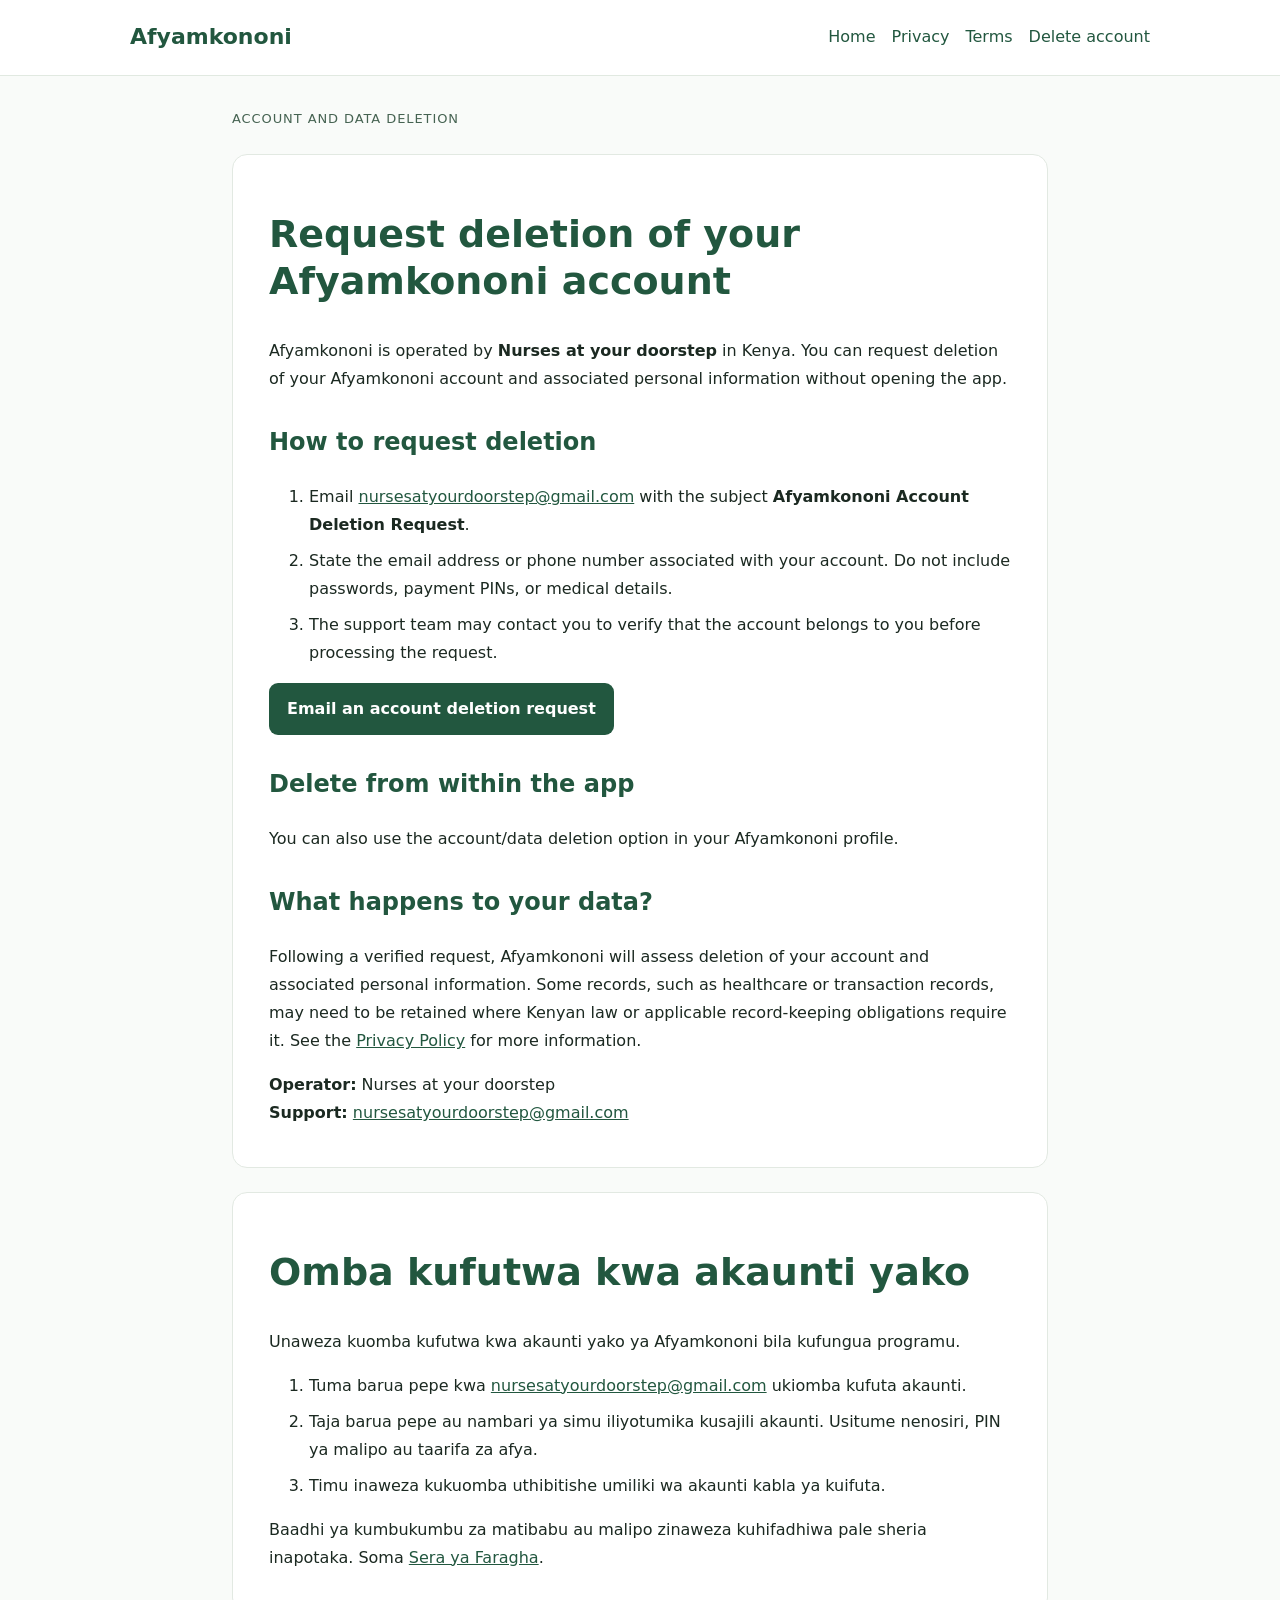
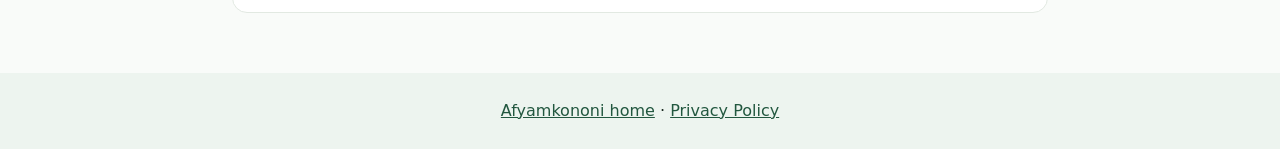
<file: delete-account.html>
<!doctype html><html lang="en"><head><meta charset="utf-8"><meta name="viewport" content="width=device-width, initial-scale=1"><title>Delete Your Account | Afyamkononi</title><link rel="stylesheet" href="legal.css"></head><body><header><a class="brand" href="index.html">Afyamkononi</a><nav><a href="index.html">Home</a><a href="privacy.html">Privacy</a><a href="terms.html">Terms</a><a href="delete-account.html">Delete account</a></nav></header><main><p class="eyebrow">Account and data deletion</p><section class="legal-doc"><h1>Request deletion of your Afyamkononi account</h1><p>Afyamkononi is operated by <strong>Nurses at your doorstep</strong> in Kenya. You can request deletion of your Afyamkononi account and associated personal information without opening the app.</p><h2>How to request deletion</h2><ol><li>Email <a href="mailto:nursesatyourdoorstep@gmail.com?subject=Afyamkononi%20Account%20Deletion%20Request">nursesatyourdoorstep@gmail.com</a> with the subject <strong>Afyamkononi Account Deletion Request</strong>.</li><li>State the email address or phone number associated with your account. Do not include passwords, payment PINs, or medical details.</li><li>The support team may contact you to verify that the account belongs to you before processing the request.</li></ol><p><a class="btn" href="mailto:nursesatyourdoorstep@gmail.com?subject=Afyamkononi%20Account%20Deletion%20Request">Email an account deletion request</a></p><h2>Delete from within the app</h2><p>You can also use the account/data deletion option in your Afyamkononi profile.</p><h2>What happens to your data?</h2><p>Following a verified request, Afyamkononi will assess deletion of your account and associated personal information. Some records, such as healthcare or transaction records, may need to be retained where Kenyan law or applicable record-keeping obligations require it. See the <a href="privacy.html">Privacy Policy</a> for more information.</p><p><strong>Operator:</strong> Nurses at your doorstep<br><strong>Support:</strong> <a href="mailto:nursesatyourdoorstep@gmail.com">nursesatyourdoorstep@gmail.com</a></p></section><section id="sw" class="legal-doc" lang="sw"><h1>Omba kufutwa kwa akaunti yako</h1><p>Unaweza kuomba kufutwa kwa akaunti yako ya Afyamkononi bila kufungua programu.</p><ol><li>Tuma barua pepe kwa <a href="mailto:nursesatyourdoorstep@gmail.com?subject=Ombi%20la%20kufuta%20akaunti%20ya%20Afyamkononi">nursesatyourdoorstep@gmail.com</a> ukiomba kufuta akaunti.</li><li>Taja barua pepe au nambari ya simu iliyotumika kusajili akaunti. Usitume nenosiri, PIN ya malipo au taarifa za afya.</li><li>Timu inaweza kukuomba uthibitishe umiliki wa akaunti kabla ya kuifuta.</li></ol><p>Baadhi ya kumbukumbu za matibabu au malipo zinaweza kuhifadhiwa pale sheria inapotaka. Soma <a href="privacy.html#sw">Sera ya Faragha</a>.</p></section></main><footer><a href="index.html">Afyamkononi home</a> · <a href="privacy.html">Privacy Policy</a></footer></body></html>
</file>
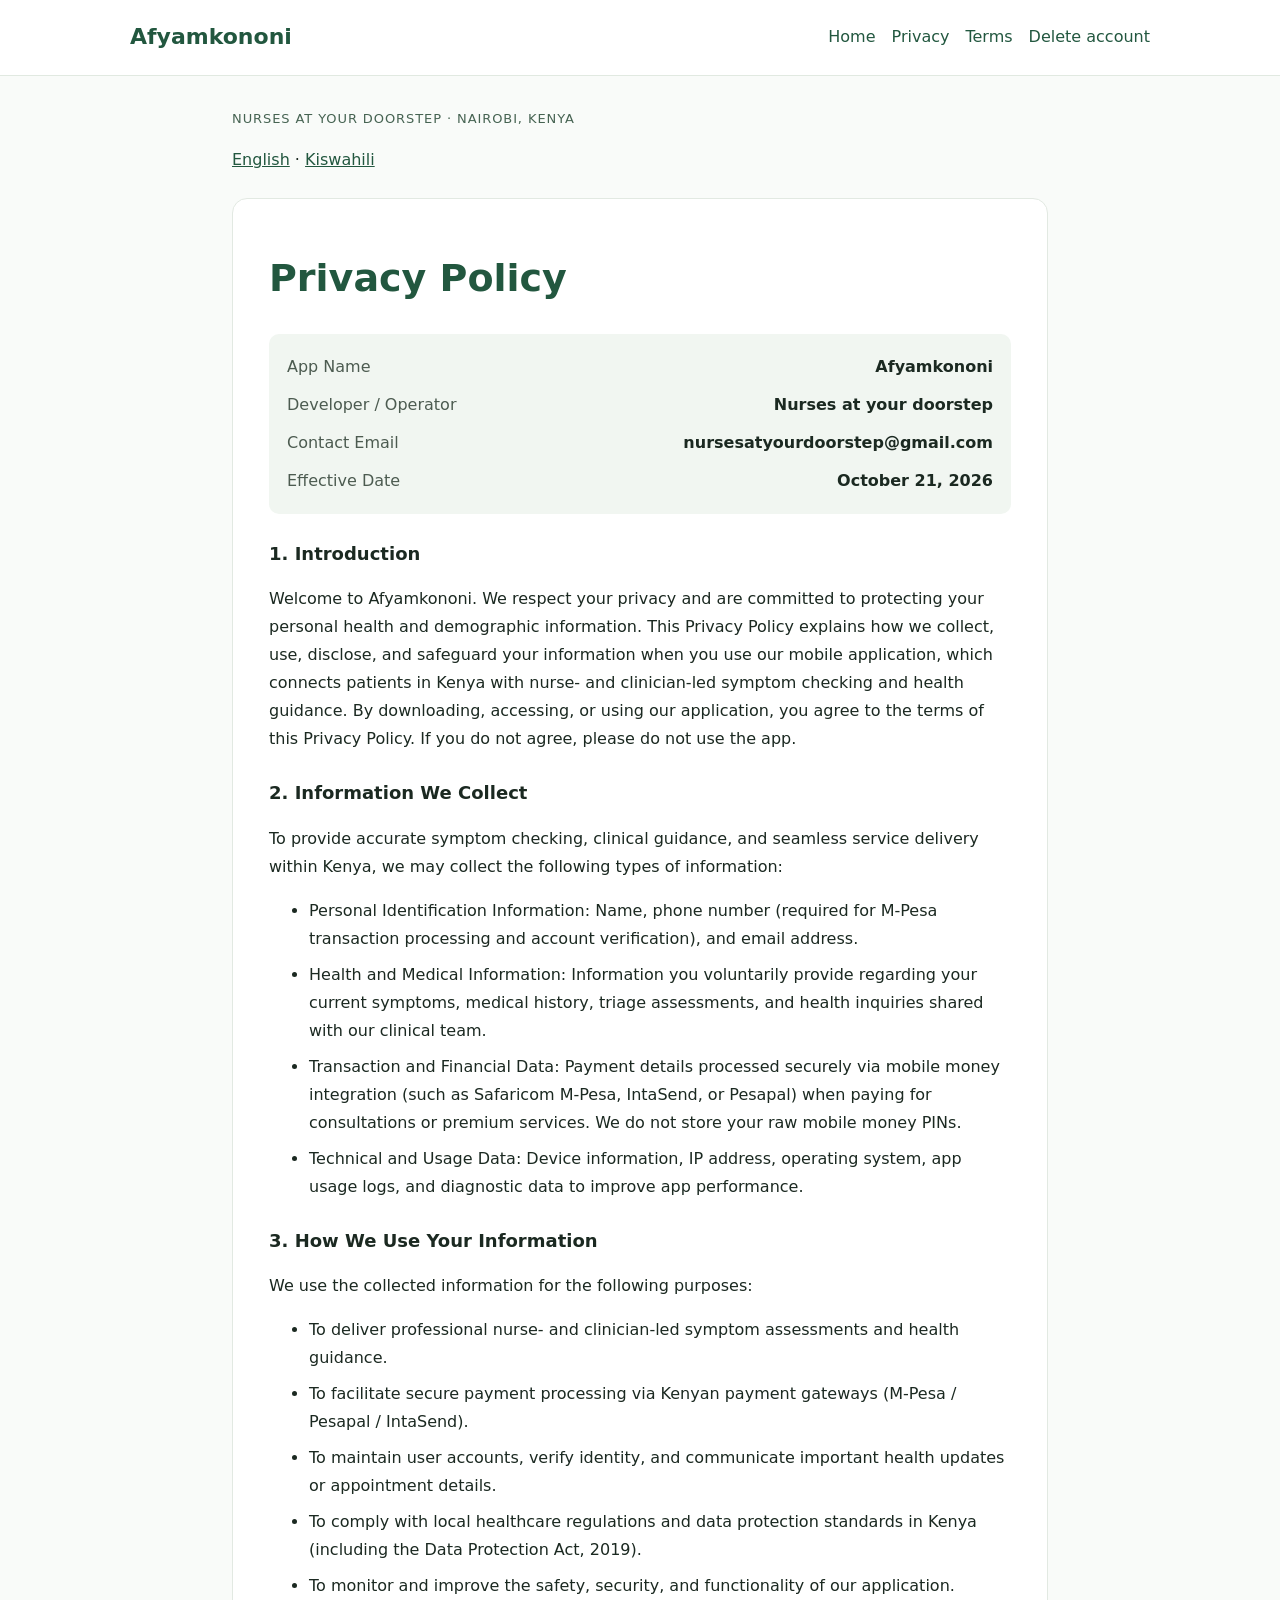
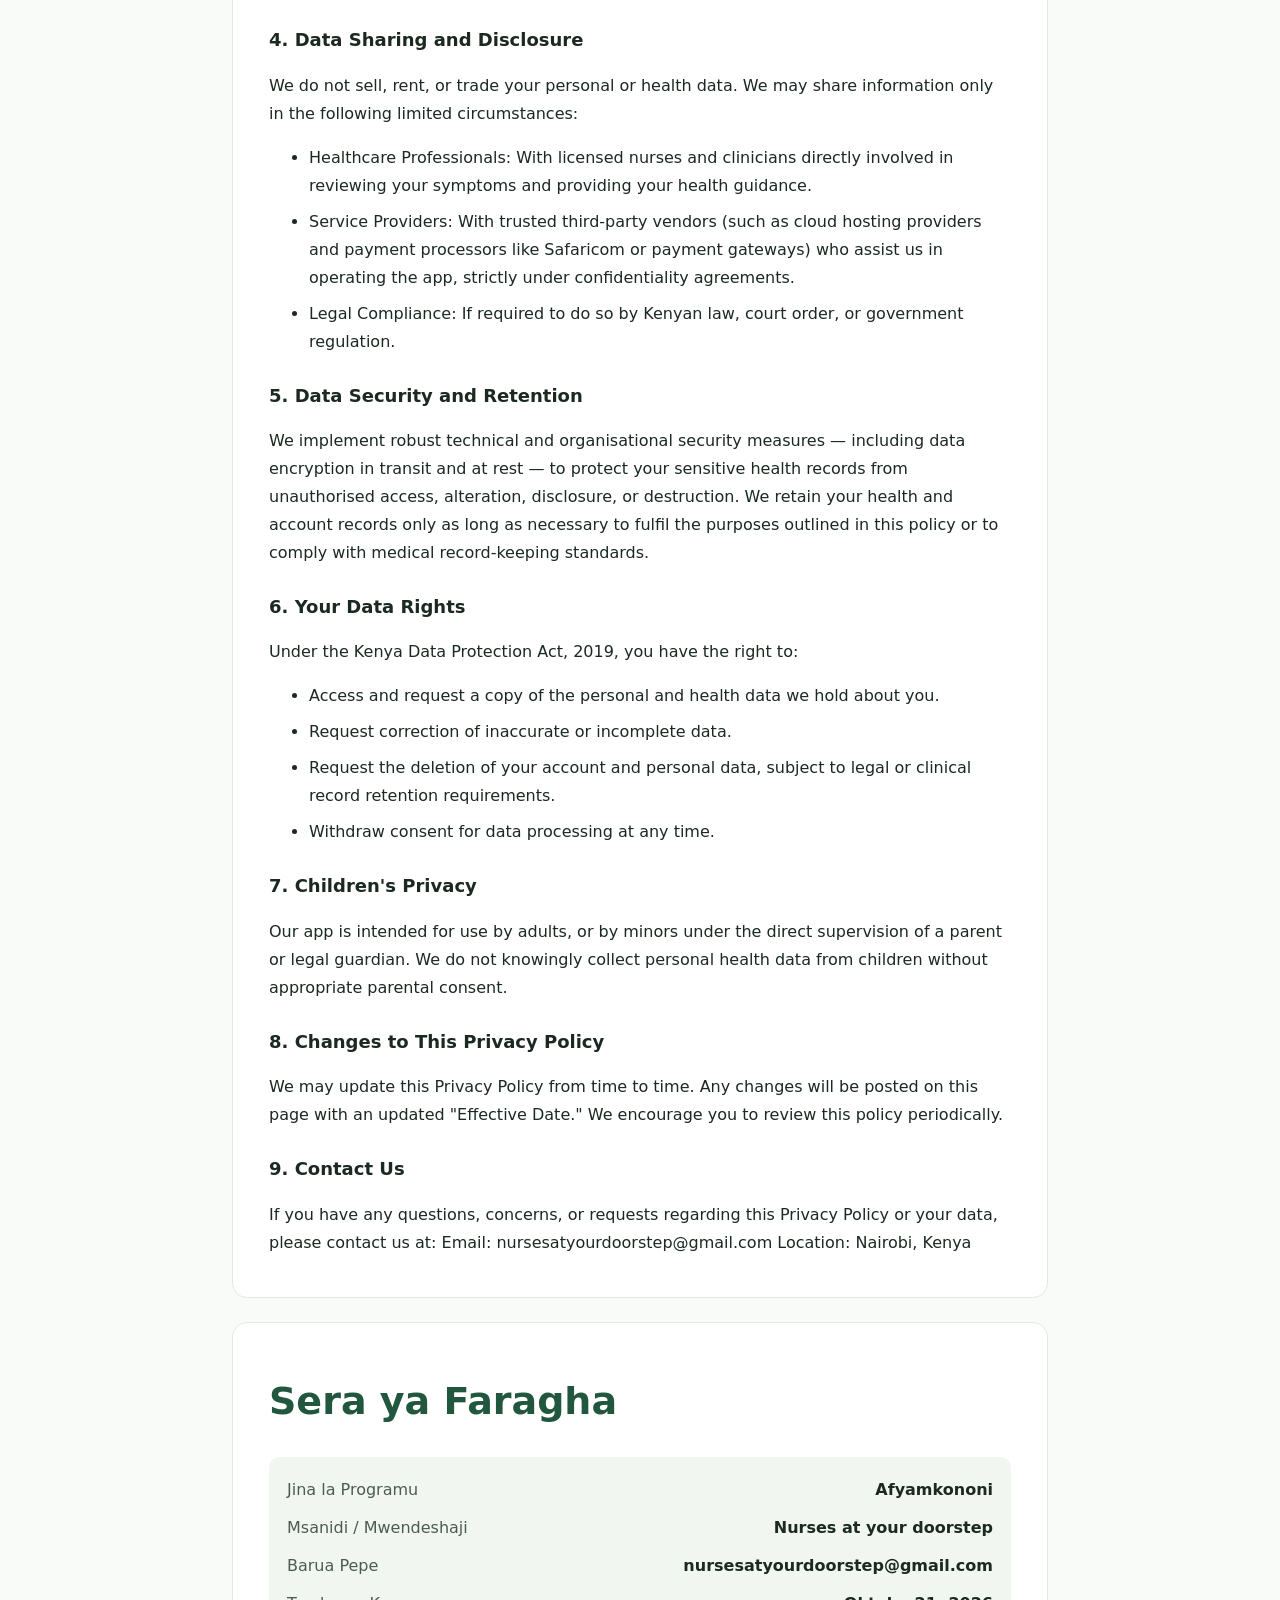
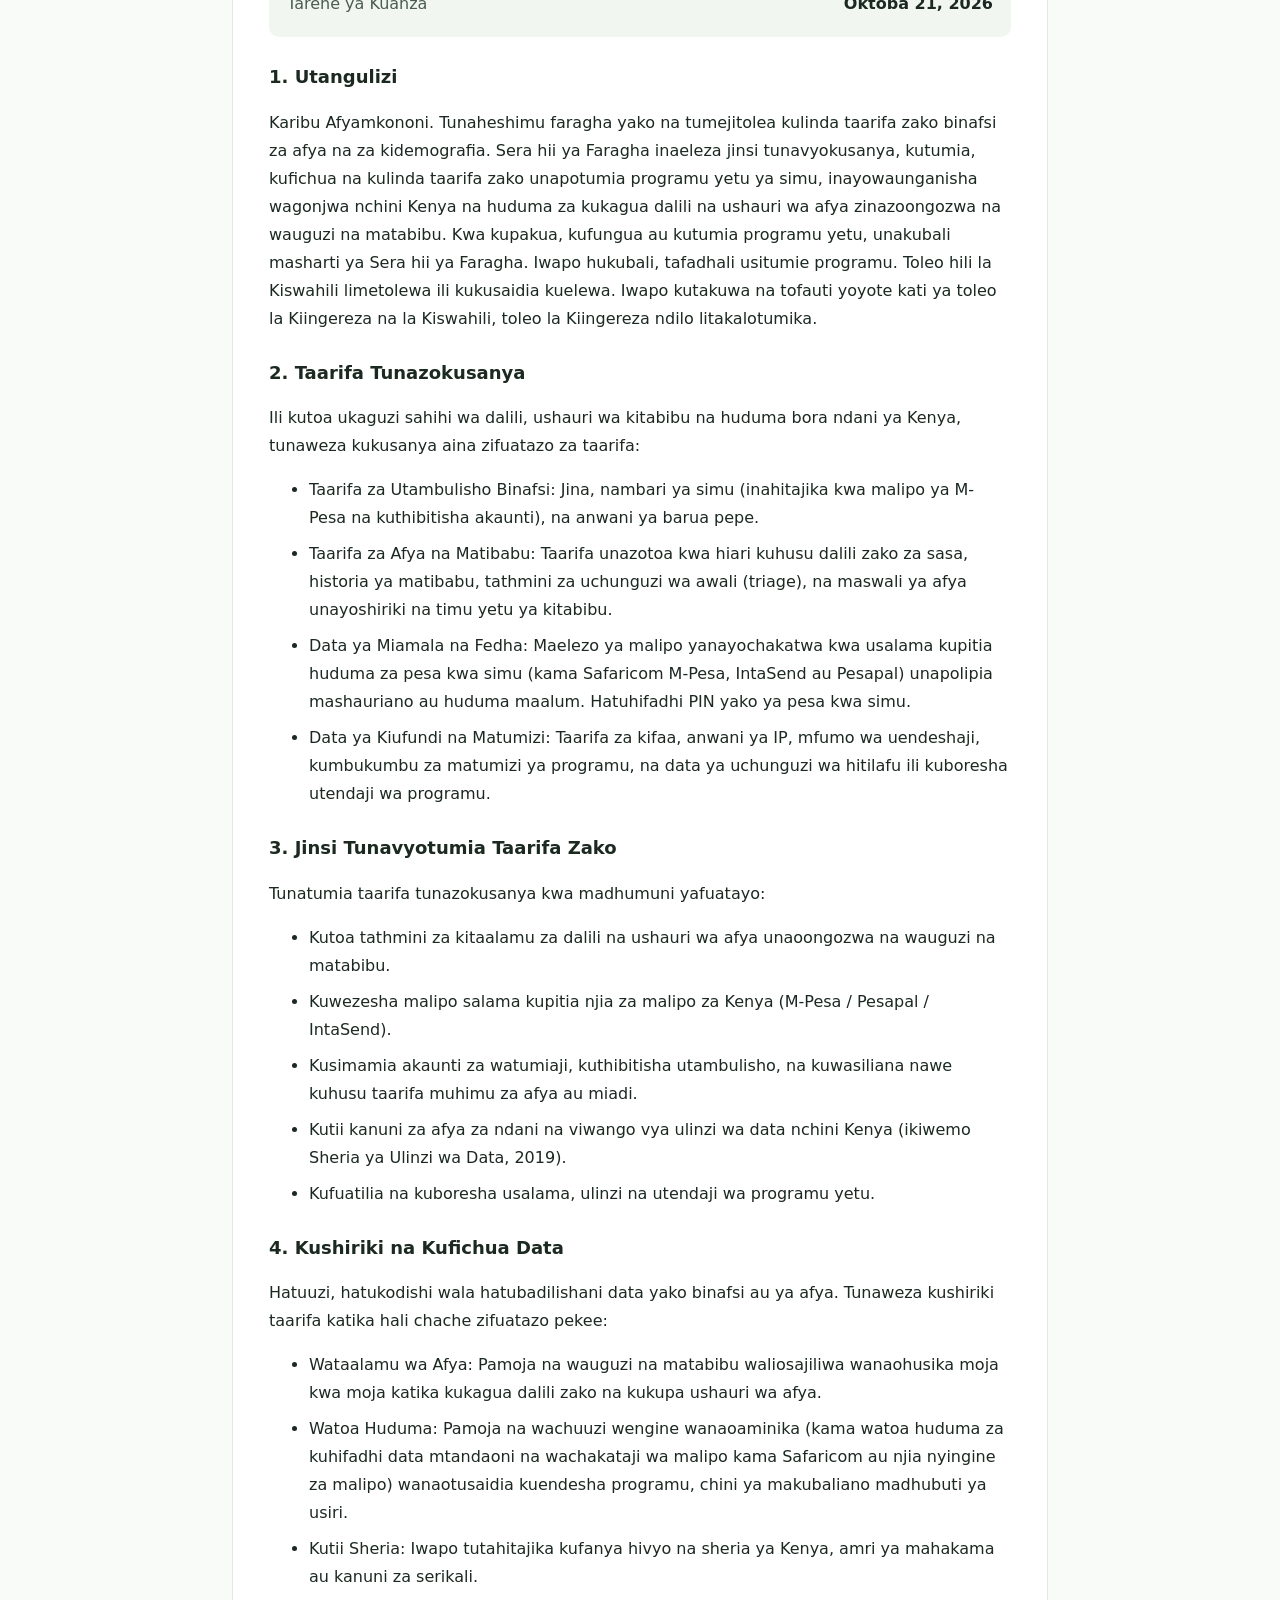
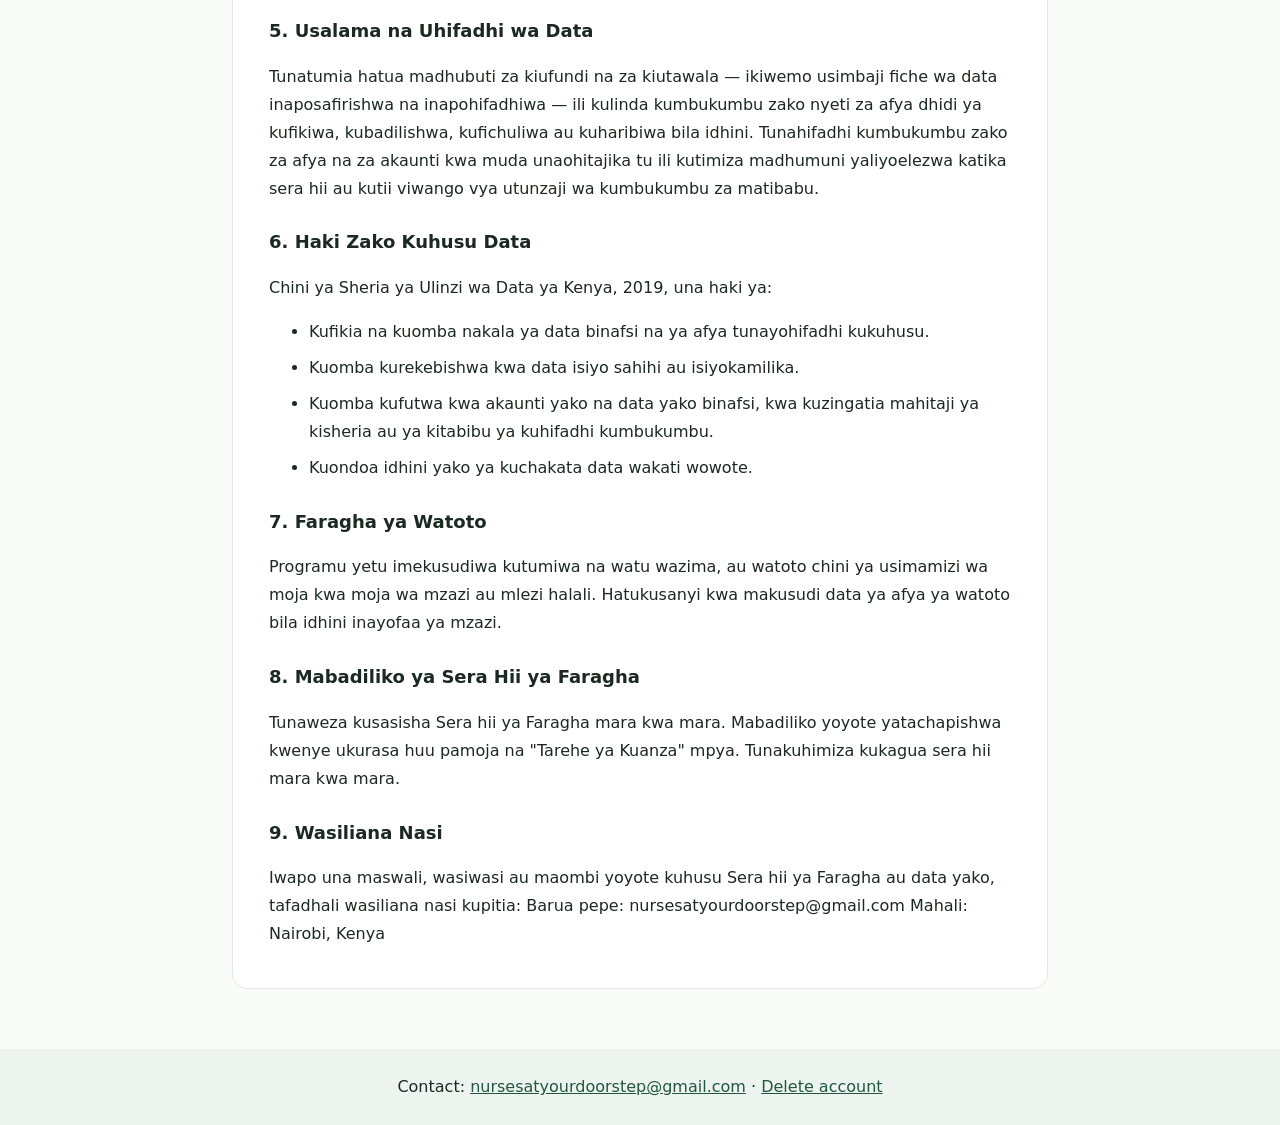
<file: privacy.html>
<!doctype html><html lang="en"><head><meta charset="utf-8"><meta name="viewport" content="width=device-width, initial-scale=1"><title>Privacy Policy | Afyamkononi</title><meta name="description" content="Afyamkononi Privacy Policy — Nurses at your doorstep, Kenya"><link rel="stylesheet" href="legal.css"></head><body><header><a class="brand" href="index.html">Afyamkononi</a><nav><a href="index.html">Home</a><a href="privacy.html">Privacy</a><a href="terms.html">Terms</a><a href="delete-account.html">Delete account</a></nav></header><main><p class="eyebrow">Nurses at your doorstep · Nairobi, Kenya</p><p><a href="#en">English</a> · <a href="#sw">Kiswahili</a></p><section id="en" class="legal-doc"><h1>Privacy Policy</h1><div class="meta"><div class="meta-row"><span>App Name</span><b>Afyamkononi</b></div><div class="meta-row"><span>Developer / Operator</span><b>Nurses at your doorstep</b></div><div class="meta-row"><span>Contact Email</span><b>nursesatyourdoorstep@gmail.com</b></div><div class="meta-row"><span>Effective Date</span><b>October 21, 2026</b></div></div><h4>1. Introduction</h4><p>Welcome to Afyamkononi. We respect your privacy and are committed to protecting your personal health and demographic information. This Privacy Policy explains how we collect, use, disclose, and safeguard your information when you use our mobile application, which connects patients in Kenya with nurse- and clinician-led symptom checking and health guidance.

By downloading, accessing, or using our application, you agree to the terms of this Privacy Policy. If you do not agree, please do not use the app.</p><h4>2. Information We Collect</h4><p>To provide accurate symptom checking, clinical guidance, and seamless service delivery within Kenya, we may collect the following types of information:</p><ul><li>Personal Identification Information: Name, phone number (required for M-Pesa transaction processing and account verification), and email address.</li><li>Health and Medical Information: Information you voluntarily provide regarding your current symptoms, medical history, triage assessments, and health inquiries shared with our clinical team.</li><li>Transaction and Financial Data: Payment details processed securely via mobile money integration (such as Safaricom M-Pesa, IntaSend, or Pesapal) when paying for consultations or premium services. We do not store your raw mobile money PINs.</li><li>Technical and Usage Data: Device information, IP address, operating system, app usage logs, and diagnostic data to improve app performance.</li></ul><h4>3. How We Use Your Information</h4><p>We use the collected information for the following purposes:</p><ul><li>To deliver professional nurse- and clinician-led symptom assessments and health guidance.</li><li>To facilitate secure payment processing via Kenyan payment gateways (M-Pesa / Pesapal / IntaSend).</li><li>To maintain user accounts, verify identity, and communicate important health updates or appointment details.</li><li>To comply with local healthcare regulations and data protection standards in Kenya (including the Data Protection Act, 2019).</li><li>To monitor and improve the safety, security, and functionality of our application.</li></ul><h4>4. Data Sharing and Disclosure</h4><p>We do not sell, rent, or trade your personal or health data. We may share information only in the following limited circumstances:</p><ul><li>Healthcare Professionals: With licensed nurses and clinicians directly involved in reviewing your symptoms and providing your health guidance.</li><li>Service Providers: With trusted third-party vendors (such as cloud hosting providers and payment processors like Safaricom or payment gateways) who assist us in operating the app, strictly under confidentiality agreements.</li><li>Legal Compliance: If required to do so by Kenyan law, court order, or government regulation.</li></ul><h4>5. Data Security and Retention</h4><p>We implement robust technical and organisational security measures — including data encryption in transit and at rest — to protect your sensitive health records from unauthorised access, alteration, disclosure, or destruction. We retain your health and account records only as long as necessary to fulfil the purposes outlined in this policy or to comply with medical record-keeping standards.</p><h4>6. Your Data Rights</h4><p>Under the Kenya Data Protection Act, 2019, you have the right to:</p><ul><li>Access and request a copy of the personal and health data we hold about you.</li><li>Request correction of inaccurate or incomplete data.</li><li>Request the deletion of your account and personal data, subject to legal or clinical record retention requirements.</li><li>Withdraw consent for data processing at any time.</li></ul><h4>7. Children's Privacy</h4><p>Our app is intended for use by adults, or by minors under the direct supervision of a parent or legal guardian. We do not knowingly collect personal health data from children without appropriate parental consent.</p><h4>8. Changes to This Privacy Policy</h4><p>We may update this Privacy Policy from time to time. Any changes will be posted on this page with an updated "Effective Date." We encourage you to review this policy periodically.</p><h4>9. Contact Us</h4><p>If you have any questions, concerns, or requests regarding this Privacy Policy or your data, please contact us at:

Email: nursesatyourdoorstep@gmail.com
Location: Nairobi, Kenya</p></section><section id="sw" class="legal-doc"><h1>Sera ya Faragha</h1><div class="meta"><div class="meta-row"><span>Jina la Programu</span><b>Afyamkononi</b></div><div class="meta-row"><span>Msanidi / Mwendeshaji</span><b>Nurses at your doorstep</b></div><div class="meta-row"><span>Barua Pepe</span><b>nursesatyourdoorstep@gmail.com</b></div><div class="meta-row"><span>Tarehe ya Kuanza</span><b>Oktoba 21, 2026</b></div></div><h4>1. Utangulizi</h4><p>Karibu Afyamkononi. Tunaheshimu faragha yako na tumejitolea kulinda taarifa zako binafsi za afya na za kidemografia. Sera hii ya Faragha inaeleza jinsi tunavyokusanya, kutumia, kufichua na kulinda taarifa zako unapotumia programu yetu ya simu, inayowaunganisha wagonjwa nchini Kenya na huduma za kukagua dalili na ushauri wa afya zinazoongozwa na wauguzi na matabibu.

Kwa kupakua, kufungua au kutumia programu yetu, unakubali masharti ya Sera hii ya Faragha. Iwapo hukubali, tafadhali usitumie programu.

Toleo hili la Kiswahili limetolewa ili kukusaidia kuelewa. Iwapo kutakuwa na tofauti yoyote kati ya toleo la Kiingereza na la Kiswahili, toleo la Kiingereza ndilo litakalotumika.</p><h4>2. Taarifa Tunazokusanya</h4><p>Ili kutoa ukaguzi sahihi wa dalili, ushauri wa kitabibu na huduma bora ndani ya Kenya, tunaweza kukusanya aina zifuatazo za taarifa:</p><ul><li>Taarifa za Utambulisho Binafsi: Jina, nambari ya simu (inahitajika kwa malipo ya M-Pesa na kuthibitisha akaunti), na anwani ya barua pepe.</li><li>Taarifa za Afya na Matibabu: Taarifa unazotoa kwa hiari kuhusu dalili zako za sasa, historia ya matibabu, tathmini za uchunguzi wa awali (triage), na maswali ya afya unayoshiriki na timu yetu ya kitabibu.</li><li>Data ya Miamala na Fedha: Maelezo ya malipo yanayochakatwa kwa usalama kupitia huduma za pesa kwa simu (kama Safaricom M-Pesa, IntaSend au Pesapal) unapolipia mashauriano au huduma maalum. Hatuhifadhi PIN yako ya pesa kwa simu.</li><li>Data ya Kiufundi na Matumizi: Taarifa za kifaa, anwani ya IP, mfumo wa uendeshaji, kumbukumbu za matumizi ya programu, na data ya uchunguzi wa hitilafu ili kuboresha utendaji wa programu.</li></ul><h4>3. Jinsi Tunavyotumia Taarifa Zako</h4><p>Tunatumia taarifa tunazokusanya kwa madhumuni yafuatayo:</p><ul><li>Kutoa tathmini za kitaalamu za dalili na ushauri wa afya unaoongozwa na wauguzi na matabibu.</li><li>Kuwezesha malipo salama kupitia njia za malipo za Kenya (M-Pesa / Pesapal / IntaSend).</li><li>Kusimamia akaunti za watumiaji, kuthibitisha utambulisho, na kuwasiliana nawe kuhusu taarifa muhimu za afya au miadi.</li><li>Kutii kanuni za afya za ndani na viwango vya ulinzi wa data nchini Kenya (ikiwemo Sheria ya Ulinzi wa Data, 2019).</li><li>Kufuatilia na kuboresha usalama, ulinzi na utendaji wa programu yetu.</li></ul><h4>4. Kushiriki na Kufichua Data</h4><p>Hatuuzi, hatukodishi wala hatubadilishani data yako binafsi au ya afya. Tunaweza kushiriki taarifa katika hali chache zifuatazo pekee:</p><ul><li>Wataalamu wa Afya: Pamoja na wauguzi na matabibu waliosajiliwa wanaohusika moja kwa moja katika kukagua dalili zako na kukupa ushauri wa afya.</li><li>Watoa Huduma: Pamoja na wachuuzi wengine wanaoaminika (kama watoa huduma za kuhifadhi data mtandaoni na wachakataji wa malipo kama Safaricom au njia nyingine za malipo) wanaotusaidia kuendesha programu, chini ya makubaliano madhubuti ya usiri.</li><li>Kutii Sheria: Iwapo tutahitajika kufanya hivyo na sheria ya Kenya, amri ya mahakama au kanuni za serikali.</li></ul><h4>5. Usalama na Uhifadhi wa Data</h4><p>Tunatumia hatua madhubuti za kiufundi na za kiutawala — ikiwemo usimbaji fiche wa data inaposafirishwa na inapohifadhiwa — ili kulinda kumbukumbu zako nyeti za afya dhidi ya kufikiwa, kubadilishwa, kufichuliwa au kuharibiwa bila idhini. Tunahifadhi kumbukumbu zako za afya na za akaunti kwa muda unaohitajika tu ili kutimiza madhumuni yaliyoelezwa katika sera hii au kutii viwango vya utunzaji wa kumbukumbu za matibabu.</p><h4>6. Haki Zako Kuhusu Data</h4><p>Chini ya Sheria ya Ulinzi wa Data ya Kenya, 2019, una haki ya:</p><ul><li>Kufikia na kuomba nakala ya data binafsi na ya afya tunayohifadhi kukuhusu.</li><li>Kuomba kurekebishwa kwa data isiyo sahihi au isiyokamilika.</li><li>Kuomba kufutwa kwa akaunti yako na data yako binafsi, kwa kuzingatia mahitaji ya kisheria au ya kitabibu ya kuhifadhi kumbukumbu.</li><li>Kuondoa idhini yako ya kuchakata data wakati wowote.</li></ul><h4>7. Faragha ya Watoto</h4><p>Programu yetu imekusudiwa kutumiwa na watu wazima, au watoto chini ya usimamizi wa moja kwa moja wa mzazi au mlezi halali. Hatukusanyi kwa makusudi data ya afya ya watoto bila idhini inayofaa ya mzazi.</p><h4>8. Mabadiliko ya Sera Hii ya Faragha</h4><p>Tunaweza kusasisha Sera hii ya Faragha mara kwa mara. Mabadiliko yoyote yatachapishwa kwenye ukurasa huu pamoja na "Tarehe ya Kuanza" mpya. Tunakuhimiza kukagua sera hii mara kwa mara.</p><h4>9. Wasiliana Nasi</h4><p>Iwapo una maswali, wasiwasi au maombi yoyote kuhusu Sera hii ya Faragha au data yako, tafadhali wasiliana nasi kupitia:

Barua pepe: nursesatyourdoorstep@gmail.com
Mahali: Nairobi, Kenya</p></section></main><footer>Contact: <a href="mailto:nursesatyourdoorstep@gmail.com">nursesatyourdoorstep@gmail.com</a> · <a href="delete-account.html">Delete account</a></footer></body></html>
</file>
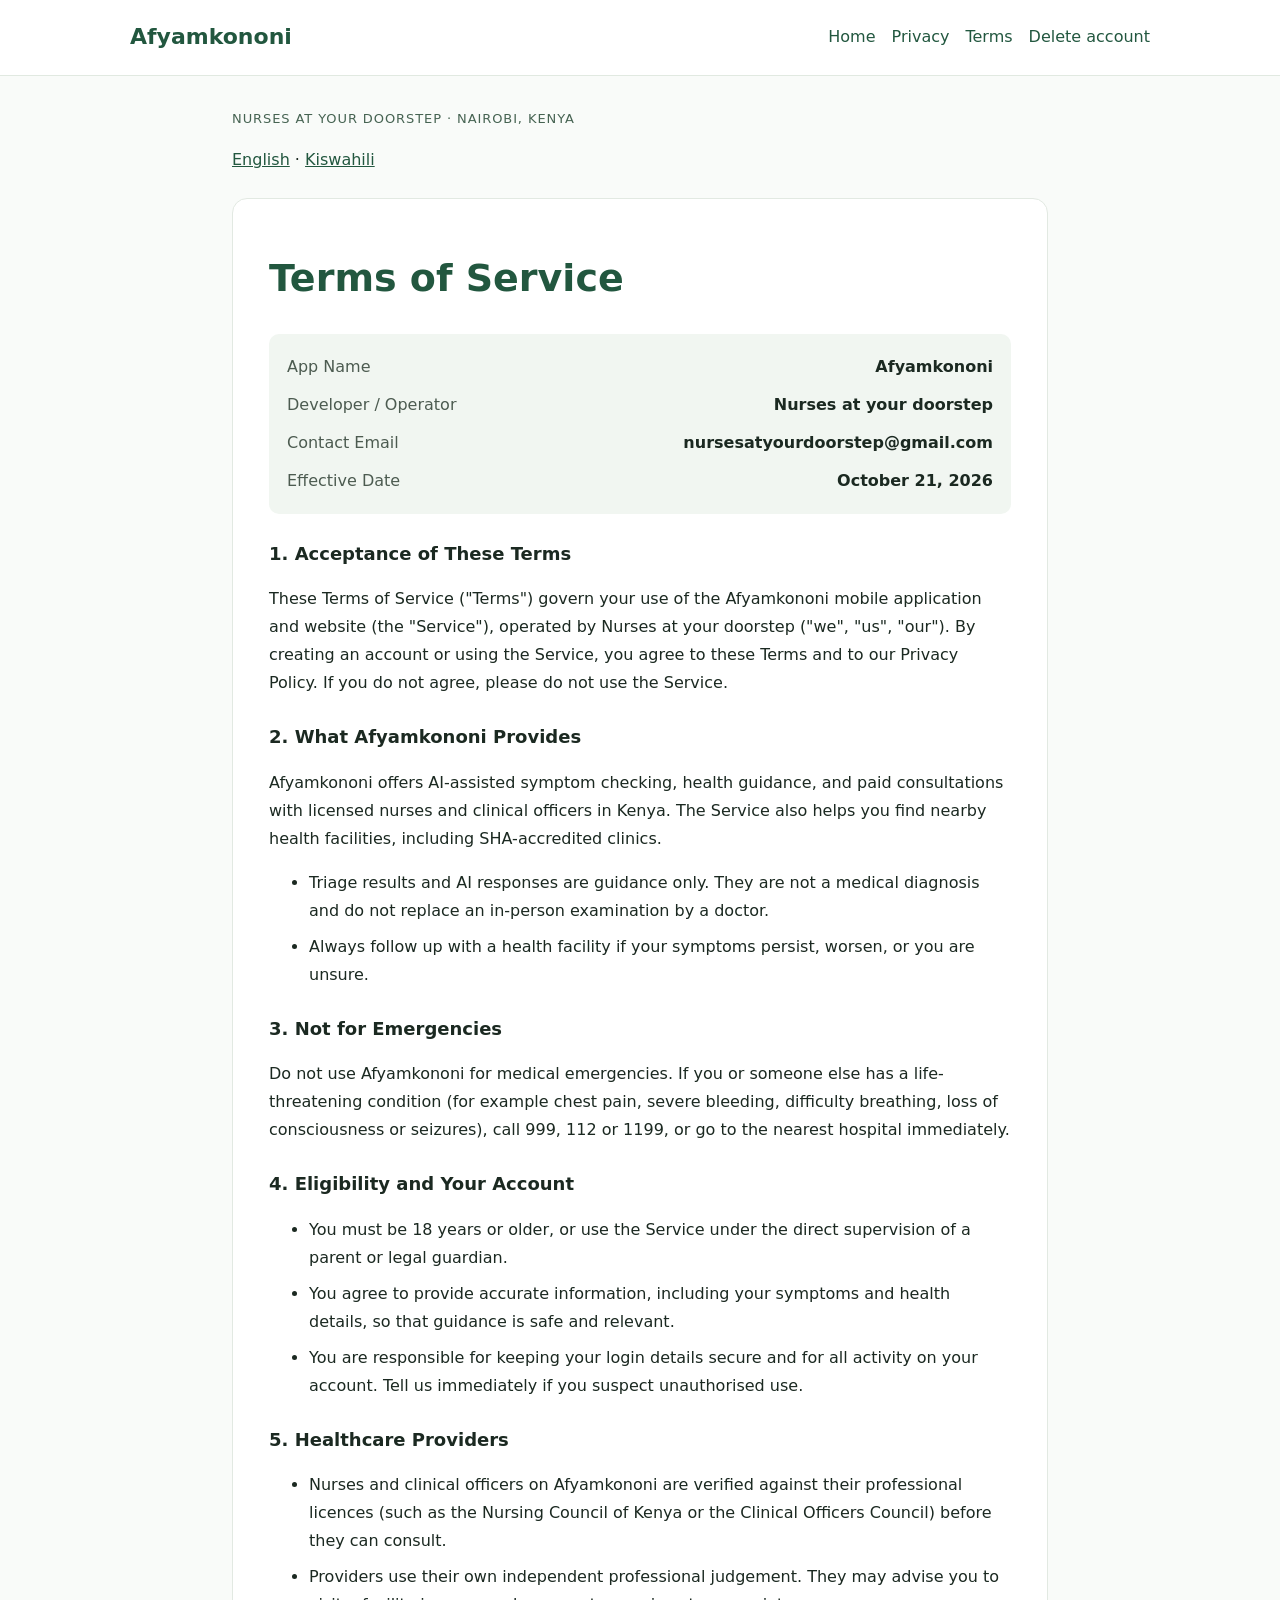
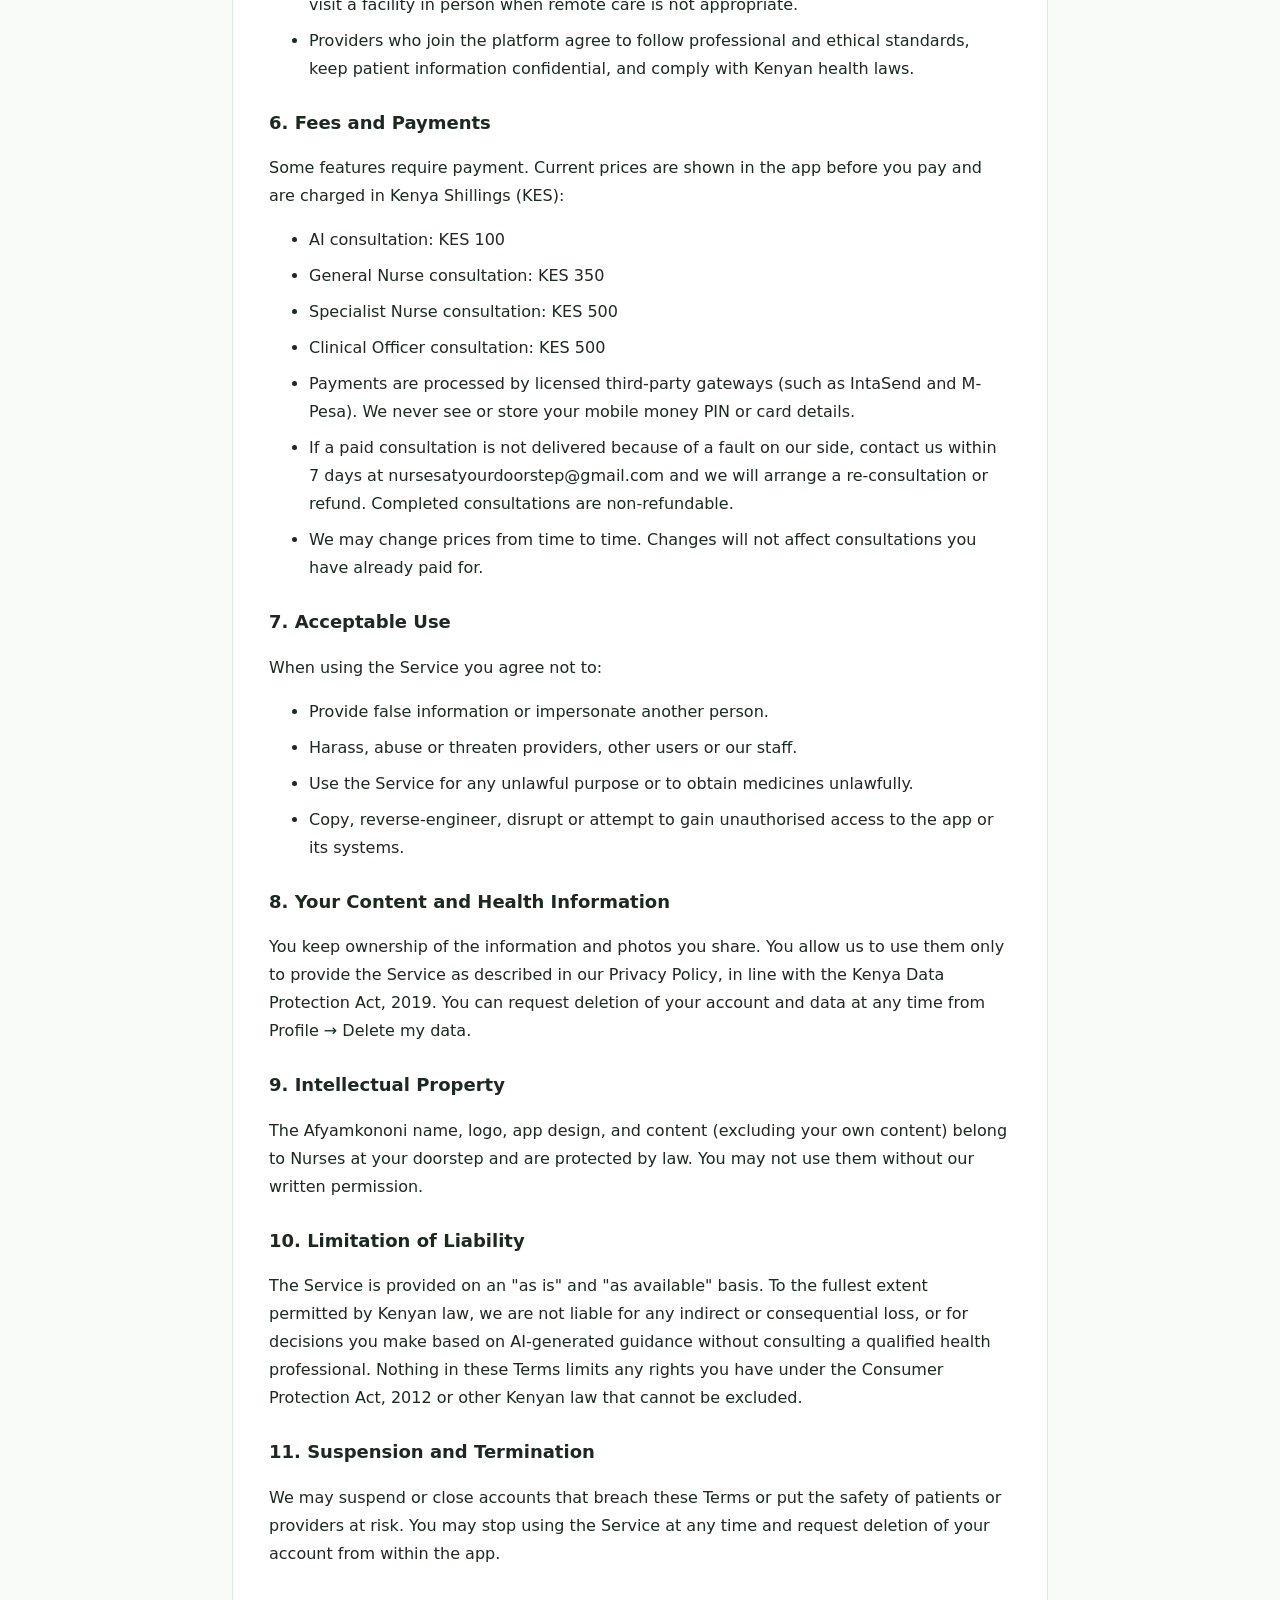
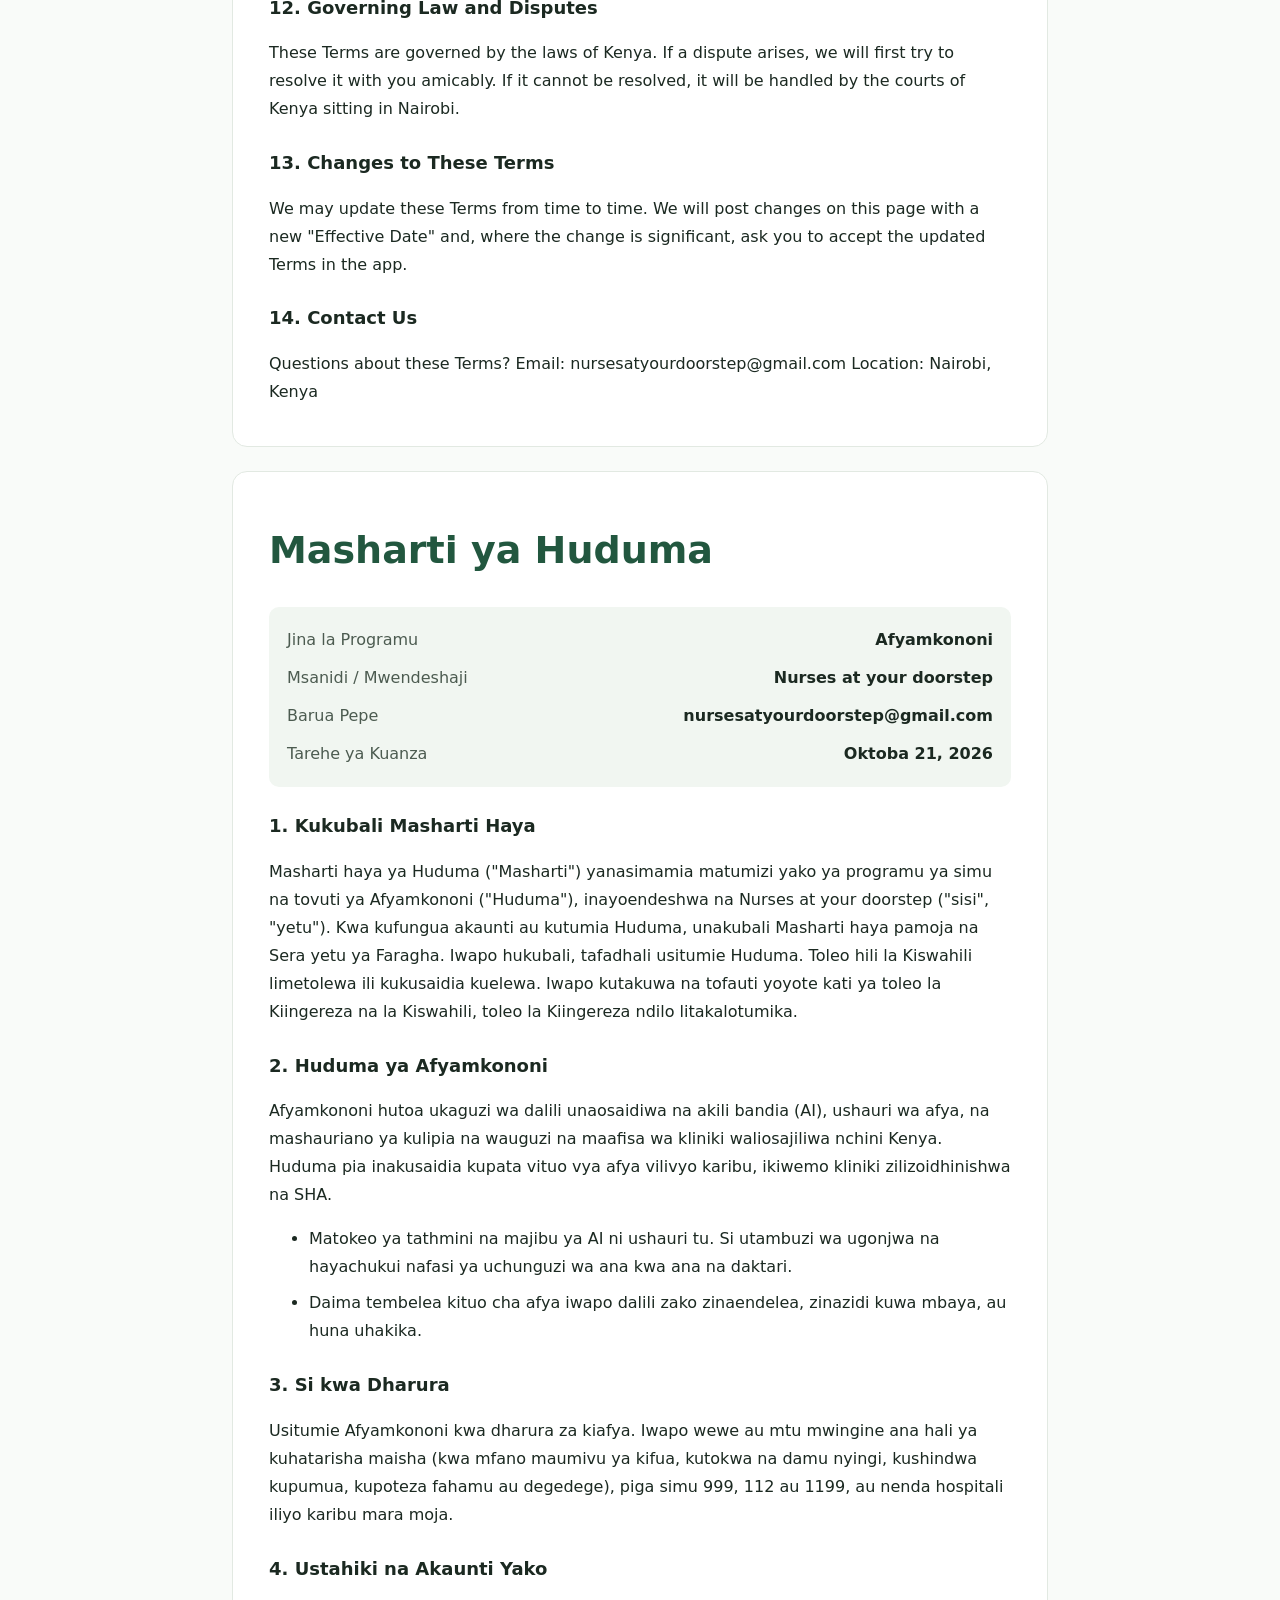
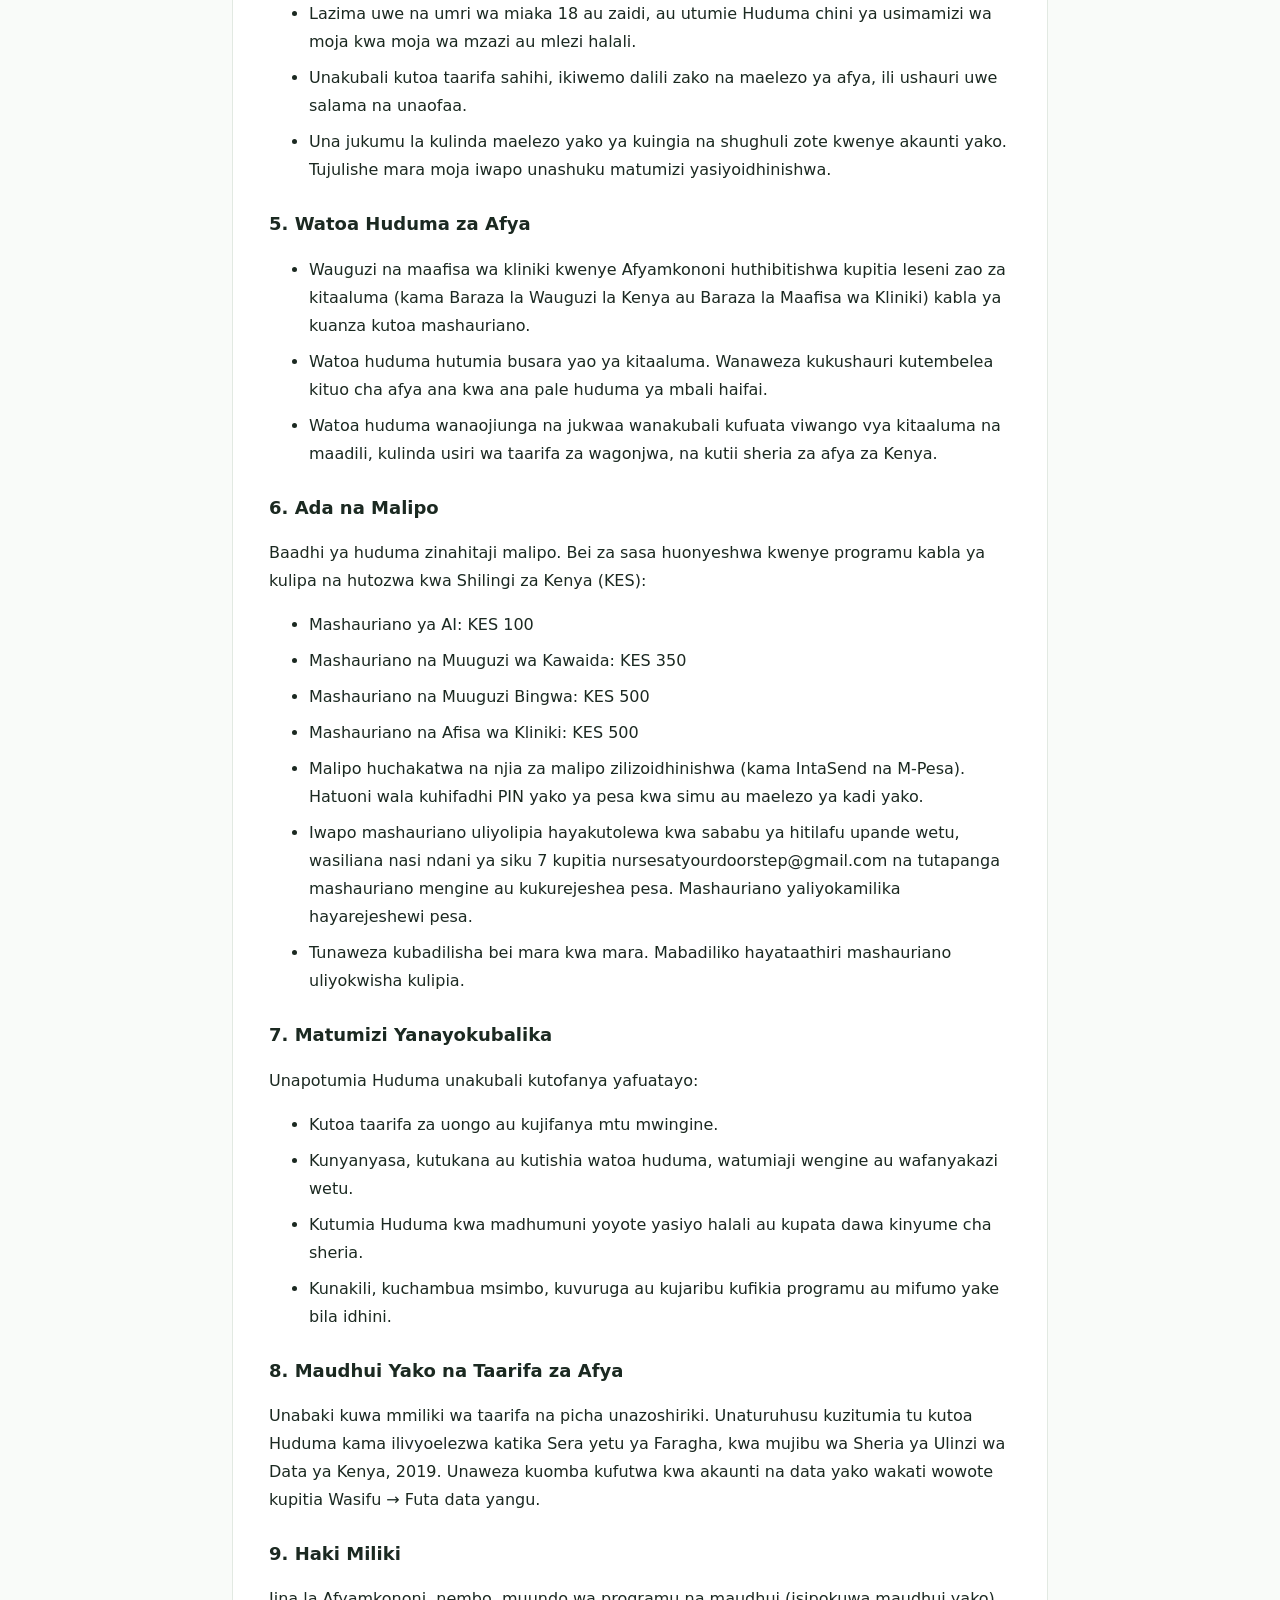
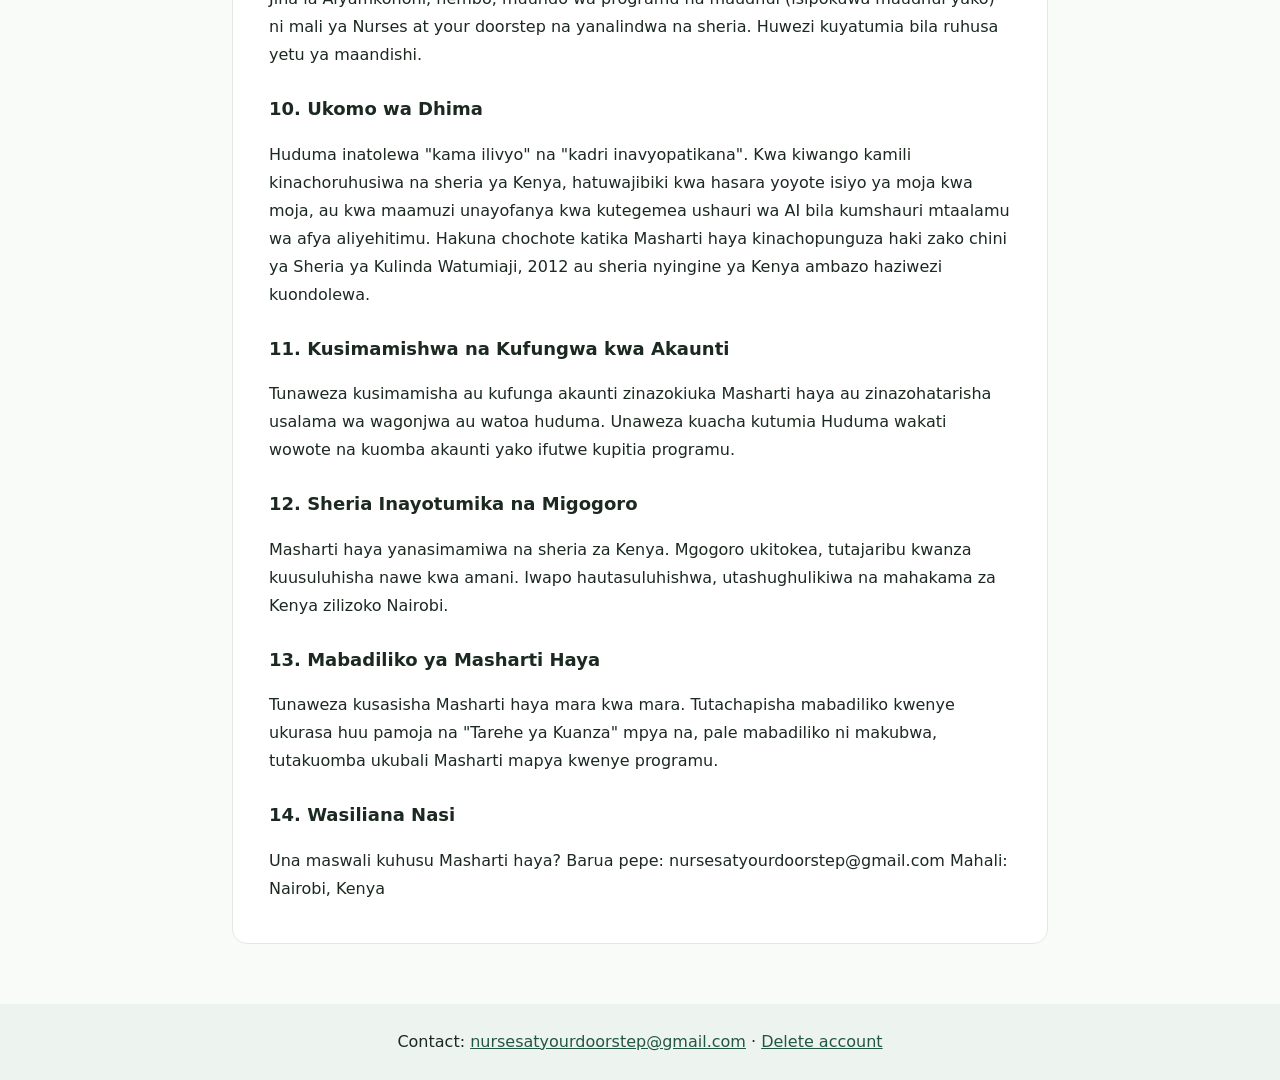
<file: terms.html>
<!doctype html><html lang="en"><head><meta charset="utf-8"><meta name="viewport" content="width=device-width, initial-scale=1"><title>Terms of Service | Afyamkononi</title><meta name="description" content="Afyamkononi Terms of Service — Nurses at your doorstep, Kenya"><link rel="stylesheet" href="legal.css"></head><body><header><a class="brand" href="index.html">Afyamkononi</a><nav><a href="index.html">Home</a><a href="privacy.html">Privacy</a><a href="terms.html">Terms</a><a href="delete-account.html">Delete account</a></nav></header><main><p class="eyebrow">Nurses at your doorstep · Nairobi, Kenya</p><p><a href="#en">English</a> · <a href="#sw">Kiswahili</a></p><section id="en" class="legal-doc"><h1>Terms of Service</h1><div class="meta"><div class="meta-row"><span>App Name</span><b>Afyamkononi</b></div><div class="meta-row"><span>Developer / Operator</span><b>Nurses at your doorstep</b></div><div class="meta-row"><span>Contact Email</span><b>nursesatyourdoorstep@gmail.com</b></div><div class="meta-row"><span>Effective Date</span><b>October 21, 2026</b></div></div><h4>1. Acceptance of These Terms</h4><p>These Terms of Service ("Terms") govern your use of the Afyamkononi mobile application and website (the "Service"), operated by Nurses at your doorstep ("we", "us", "our"). By creating an account or using the Service, you agree to these Terms and to our Privacy Policy. If you do not agree, please do not use the Service.</p><h4>2. What Afyamkononi Provides</h4><p>Afyamkononi offers AI-assisted symptom checking, health guidance, and paid consultations with licensed nurses and clinical officers in Kenya. The Service also helps you find nearby health facilities, including SHA-accredited clinics.</p><ul><li>Triage results and AI responses are guidance only. They are not a medical diagnosis and do not replace an in-person examination by a doctor.</li><li>Always follow up with a health facility if your symptoms persist, worsen, or you are unsure.</li></ul><h4>3. Not for Emergencies</h4><p>Do not use Afyamkononi for medical emergencies. If you or someone else has a life-threatening condition (for example chest pain, severe bleeding, difficulty breathing, loss of consciousness or seizures), call 999, 112 or 1199, or go to the nearest hospital immediately.</p><h4>4. Eligibility and Your Account</h4><ul><li>You must be 18 years or older, or use the Service under the direct supervision of a parent or legal guardian.</li><li>You agree to provide accurate information, including your symptoms and health details, so that guidance is safe and relevant.</li><li>You are responsible for keeping your login details secure and for all activity on your account. Tell us immediately if you suspect unauthorised use.</li></ul><h4>5. Healthcare Providers</h4><ul><li>Nurses and clinical officers on Afyamkononi are verified against their professional licences (such as the Nursing Council of Kenya or the Clinical Officers Council) before they can consult.</li><li>Providers use their own independent professional judgement. They may advise you to visit a facility in person when remote care is not appropriate.</li><li>Providers who join the platform agree to follow professional and ethical standards, keep patient information confidential, and comply with Kenyan health laws.</li></ul><h4>6. Fees and Payments</h4><p>Some features require payment. Current prices are shown in the app before you pay and are charged in Kenya Shillings (KES):</p><ul><li>AI consultation: KES 100</li><li>General Nurse consultation: KES 350</li><li>Specialist Nurse consultation: KES 500</li><li>Clinical Officer consultation: KES 500</li><li>Payments are processed by licensed third-party gateways (such as IntaSend and M-Pesa). We never see or store your mobile money PIN or card details.</li><li>If a paid consultation is not delivered because of a fault on our side, contact us within 7 days at nursesatyourdoorstep@gmail.com and we will arrange a re-consultation or refund. Completed consultations are non-refundable.</li><li>We may change prices from time to time. Changes will not affect consultations you have already paid for.</li></ul><h4>7. Acceptable Use</h4><p>When using the Service you agree not to:</p><ul><li>Provide false information or impersonate another person.</li><li>Harass, abuse or threaten providers, other users or our staff.</li><li>Use the Service for any unlawful purpose or to obtain medicines unlawfully.</li><li>Copy, reverse-engineer, disrupt or attempt to gain unauthorised access to the app or its systems.</li></ul><h4>8. Your Content and Health Information</h4><p>You keep ownership of the information and photos you share. You allow us to use them only to provide the Service as described in our Privacy Policy, in line with the Kenya Data Protection Act, 2019. You can request deletion of your account and data at any time from Profile → Delete my data.</p><h4>9. Intellectual Property</h4><p>The Afyamkononi name, logo, app design, and content (excluding your own content) belong to Nurses at your doorstep and are protected by law. You may not use them without our written permission.</p><h4>10. Limitation of Liability</h4><p>The Service is provided on an "as is" and "as available" basis. To the fullest extent permitted by Kenyan law, we are not liable for any indirect or consequential loss, or for decisions you make based on AI-generated guidance without consulting a qualified health professional. Nothing in these Terms limits any rights you have under the Consumer Protection Act, 2012 or other Kenyan law that cannot be excluded.</p><h4>11. Suspension and Termination</h4><p>We may suspend or close accounts that breach these Terms or put the safety of patients or providers at risk. You may stop using the Service at any time and request deletion of your account from within the app.</p><h4>12. Governing Law and Disputes</h4><p>These Terms are governed by the laws of Kenya. If a dispute arises, we will first try to resolve it with you amicably. If it cannot be resolved, it will be handled by the courts of Kenya sitting in Nairobi.</p><h4>13. Changes to These Terms</h4><p>We may update these Terms from time to time. We will post changes on this page with a new "Effective Date" and, where the change is significant, ask you to accept the updated Terms in the app.</p><h4>14. Contact Us</h4><p>Questions about these Terms?

Email: nursesatyourdoorstep@gmail.com
Location: Nairobi, Kenya</p></section><section id="sw" class="legal-doc"><h1>Masharti ya Huduma</h1><div class="meta"><div class="meta-row"><span>Jina la Programu</span><b>Afyamkononi</b></div><div class="meta-row"><span>Msanidi / Mwendeshaji</span><b>Nurses at your doorstep</b></div><div class="meta-row"><span>Barua Pepe</span><b>nursesatyourdoorstep@gmail.com</b></div><div class="meta-row"><span>Tarehe ya Kuanza</span><b>Oktoba 21, 2026</b></div></div><h4>1. Kukubali Masharti Haya</h4><p>Masharti haya ya Huduma ("Masharti") yanasimamia matumizi yako ya programu ya simu na tovuti ya Afyamkononi ("Huduma"), inayoendeshwa na Nurses at your doorstep ("sisi", "yetu"). Kwa kufungua akaunti au kutumia Huduma, unakubali Masharti haya pamoja na Sera yetu ya Faragha. Iwapo hukubali, tafadhali usitumie Huduma.

Toleo hili la Kiswahili limetolewa ili kukusaidia kuelewa. Iwapo kutakuwa na tofauti yoyote kati ya toleo la Kiingereza na la Kiswahili, toleo la Kiingereza ndilo litakalotumika.</p><h4>2. Huduma ya Afyamkononi</h4><p>Afyamkononi hutoa ukaguzi wa dalili unaosaidiwa na akili bandia (AI), ushauri wa afya, na mashauriano ya kulipia na wauguzi na maafisa wa kliniki waliosajiliwa nchini Kenya. Huduma pia inakusaidia kupata vituo vya afya vilivyo karibu, ikiwemo kliniki zilizoidhinishwa na SHA.</p><ul><li>Matokeo ya tathmini na majibu ya AI ni ushauri tu. Si utambuzi wa ugonjwa na hayachukui nafasi ya uchunguzi wa ana kwa ana na daktari.</li><li>Daima tembelea kituo cha afya iwapo dalili zako zinaendelea, zinazidi kuwa mbaya, au huna uhakika.</li></ul><h4>3. Si kwa Dharura</h4><p>Usitumie Afyamkononi kwa dharura za kiafya. Iwapo wewe au mtu mwingine ana hali ya kuhatarisha maisha (kwa mfano maumivu ya kifua, kutokwa na damu nyingi, kushindwa kupumua, kupoteza fahamu au degedege), piga simu 999, 112 au 1199, au nenda hospitali iliyo karibu mara moja.</p><h4>4. Ustahiki na Akaunti Yako</h4><ul><li>Lazima uwe na umri wa miaka 18 au zaidi, au utumie Huduma chini ya usimamizi wa moja kwa moja wa mzazi au mlezi halali.</li><li>Unakubali kutoa taarifa sahihi, ikiwemo dalili zako na maelezo ya afya, ili ushauri uwe salama na unaofaa.</li><li>Una jukumu la kulinda maelezo yako ya kuingia na shughuli zote kwenye akaunti yako. Tujulishe mara moja iwapo unashuku matumizi yasiyoidhinishwa.</li></ul><h4>5. Watoa Huduma za Afya</h4><ul><li>Wauguzi na maafisa wa kliniki kwenye Afyamkononi huthibitishwa kupitia leseni zao za kitaaluma (kama Baraza la Wauguzi la Kenya au Baraza la Maafisa wa Kliniki) kabla ya kuanza kutoa mashauriano.</li><li>Watoa huduma hutumia busara yao ya kitaaluma. Wanaweza kukushauri kutembelea kituo cha afya ana kwa ana pale huduma ya mbali haifai.</li><li>Watoa huduma wanaojiunga na jukwaa wanakubali kufuata viwango vya kitaaluma na maadili, kulinda usiri wa taarifa za wagonjwa, na kutii sheria za afya za Kenya.</li></ul><h4>6. Ada na Malipo</h4><p>Baadhi ya huduma zinahitaji malipo. Bei za sasa huonyeshwa kwenye programu kabla ya kulipa na hutozwa kwa Shilingi za Kenya (KES):</p><ul><li>Mashauriano ya AI: KES 100</li><li>Mashauriano na Muuguzi wa Kawaida: KES 350</li><li>Mashauriano na Muuguzi Bingwa: KES 500</li><li>Mashauriano na Afisa wa Kliniki: KES 500</li><li>Malipo huchakatwa na njia za malipo zilizoidhinishwa (kama IntaSend na M-Pesa). Hatuoni wala kuhifadhi PIN yako ya pesa kwa simu au maelezo ya kadi yako.</li><li>Iwapo mashauriano uliyolipia hayakutolewa kwa sababu ya hitilafu upande wetu, wasiliana nasi ndani ya siku 7 kupitia nursesatyourdoorstep@gmail.com na tutapanga mashauriano mengine au kukurejeshea pesa. Mashauriano yaliyokamilika hayarejeshewi pesa.</li><li>Tunaweza kubadilisha bei mara kwa mara. Mabadiliko hayataathiri mashauriano uliyokwisha kulipia.</li></ul><h4>7. Matumizi Yanayokubalika</h4><p>Unapotumia Huduma unakubali kutofanya yafuatayo:</p><ul><li>Kutoa taarifa za uongo au kujifanya mtu mwingine.</li><li>Kunyanyasa, kutukana au kutishia watoa huduma, watumiaji wengine au wafanyakazi wetu.</li><li>Kutumia Huduma kwa madhumuni yoyote yasiyo halali au kupata dawa kinyume cha sheria.</li><li>Kunakili, kuchambua msimbo, kuvuruga au kujaribu kufikia programu au mifumo yake bila idhini.</li></ul><h4>8. Maudhui Yako na Taarifa za Afya</h4><p>Unabaki kuwa mmiliki wa taarifa na picha unazoshiriki. Unaturuhusu kuzitumia tu kutoa Huduma kama ilivyoelezwa katika Sera yetu ya Faragha, kwa mujibu wa Sheria ya Ulinzi wa Data ya Kenya, 2019. Unaweza kuomba kufutwa kwa akaunti na data yako wakati wowote kupitia Wasifu → Futa data yangu.</p><h4>9. Haki Miliki</h4><p>Jina la Afyamkononi, nembo, muundo wa programu na maudhui (isipokuwa maudhui yako) ni mali ya Nurses at your doorstep na yanalindwa na sheria. Huwezi kuyatumia bila ruhusa yetu ya maandishi.</p><h4>10. Ukomo wa Dhima</h4><p>Huduma inatolewa "kama ilivyo" na "kadri inavyopatikana". Kwa kiwango kamili kinachoruhusiwa na sheria ya Kenya, hatuwajibiki kwa hasara yoyote isiyo ya moja kwa moja, au kwa maamuzi unayofanya kwa kutegemea ushauri wa AI bila kumshauri mtaalamu wa afya aliyehitimu. Hakuna chochote katika Masharti haya kinachopunguza haki zako chini ya Sheria ya Kulinda Watumiaji, 2012 au sheria nyingine ya Kenya ambazo haziwezi kuondolewa.</p><h4>11. Kusimamishwa na Kufungwa kwa Akaunti</h4><p>Tunaweza kusimamisha au kufunga akaunti zinazokiuka Masharti haya au zinazohatarisha usalama wa wagonjwa au watoa huduma. Unaweza kuacha kutumia Huduma wakati wowote na kuomba akaunti yako ifutwe kupitia programu.</p><h4>12. Sheria Inayotumika na Migogoro</h4><p>Masharti haya yanasimamiwa na sheria za Kenya. Mgogoro ukitokea, tutajaribu kwanza kuusuluhisha nawe kwa amani. Iwapo hautasuluhishwa, utashughulikiwa na mahakama za Kenya zilizoko Nairobi.</p><h4>13. Mabadiliko ya Masharti Haya</h4><p>Tunaweza kusasisha Masharti haya mara kwa mara. Tutachapisha mabadiliko kwenye ukurasa huu pamoja na "Tarehe ya Kuanza" mpya na, pale mabadiliko ni makubwa, tutakuomba ukubali Masharti mapya kwenye programu.</p><h4>14. Wasiliana Nasi</h4><p>Una maswali kuhusu Masharti haya?

Barua pepe: nursesatyourdoorstep@gmail.com
Mahali: Nairobi, Kenya</p></section></main><footer>Contact: <a href="mailto:nursesatyourdoorstep@gmail.com">nursesatyourdoorstep@gmail.com</a> · <a href="delete-account.html">Delete account</a></footer></body></html>
</file>
<file: legal.css>
:root{color-scheme:light}*{box-sizing:border-box}html{scroll-behavior:smooth}body{margin:0;background:#f9fbf9;color:#1b2921;font:16px/1.75 system-ui,-apple-system,Segoe UI,sans-serif}a{color:#22573f}header{display:flex;align-items:center;justify-content:space-between;flex-wrap:wrap;gap:15px;background:#fff;border-bottom:1px solid #e1e9e1;padding:18px max(22px,calc((100vw - 1020px)/2))}.brand{font-weight:800;color:#22573f;font-size:22px;text-decoration:none}nav{display:flex;flex-wrap:wrap;gap:16px}nav a{text-decoration:none}main{max-width:860px;margin:32px auto 60px;padding:0 22px}.eyebrow{color:#466352;font-size:13px;text-transform:uppercase;letter-spacing:.07em}.legal-doc{background:white;padding:24px 36px;border:1px solid #e2e9e2;border-radius:15px;margin:24px 0;overflow-wrap:anywhere}.legal-doc h1{color:#22573f;font-size:clamp(27px,4vw,38px);line-height:1.25}.legal-doc h2{color:#22573f;margin-top:28px}.legal-doc h4{font-size:18px;margin-bottom:6px}.legal-doc li{margin:8px 0}.meta{padding:14px 18px;background:#f1f6f1;border-radius:10px}.meta-row{display:flex;flex-wrap:wrap;justify-content:space-between;gap:12px;padding:5px 0}.meta-row span{color:#4c5b50}.btn{display:inline-block;padding:12px 18px;border-radius:9px;background:#22573f;color:white;text-decoration:none;font-weight:650}footer{padding:24px;text-align:center;background:#edf4ef}@media(max-width:600px){.legal-doc{padding:18px 20px}nav{gap:10px;font-size:14px}}
</file>
